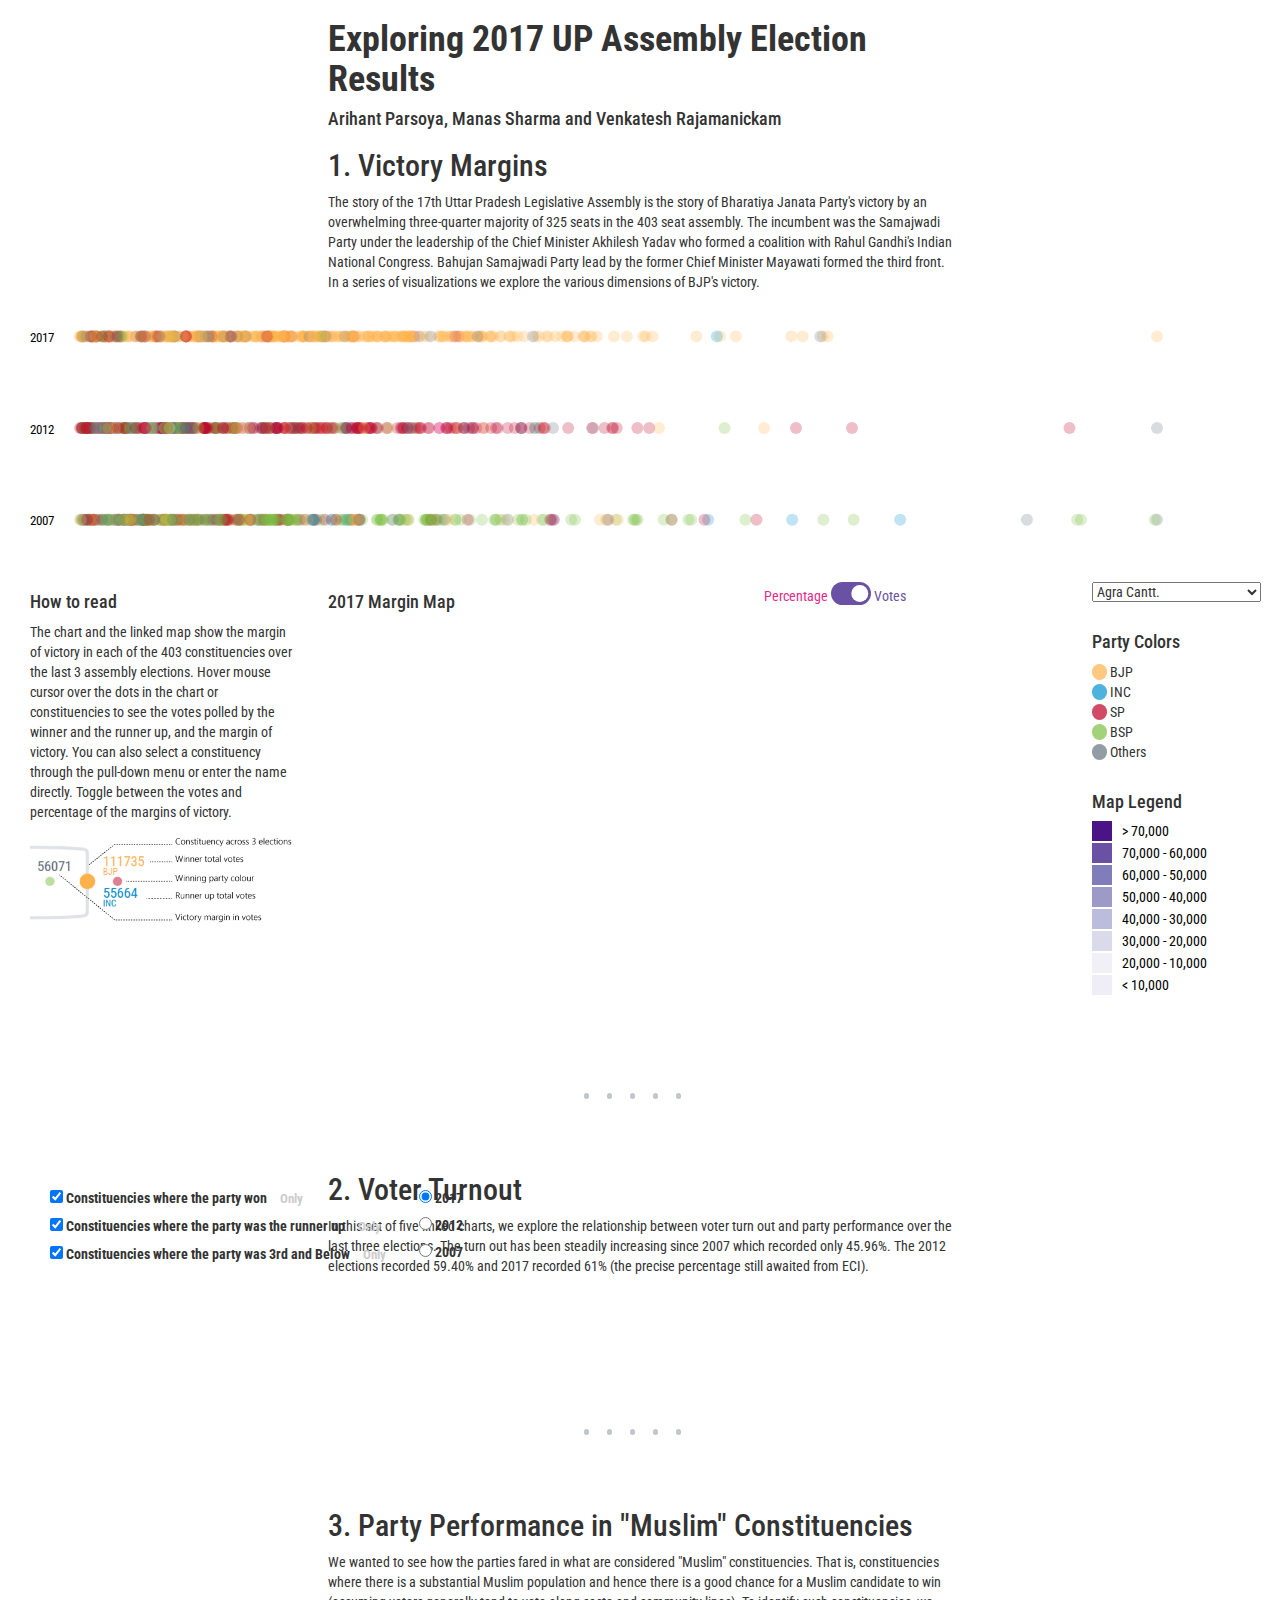
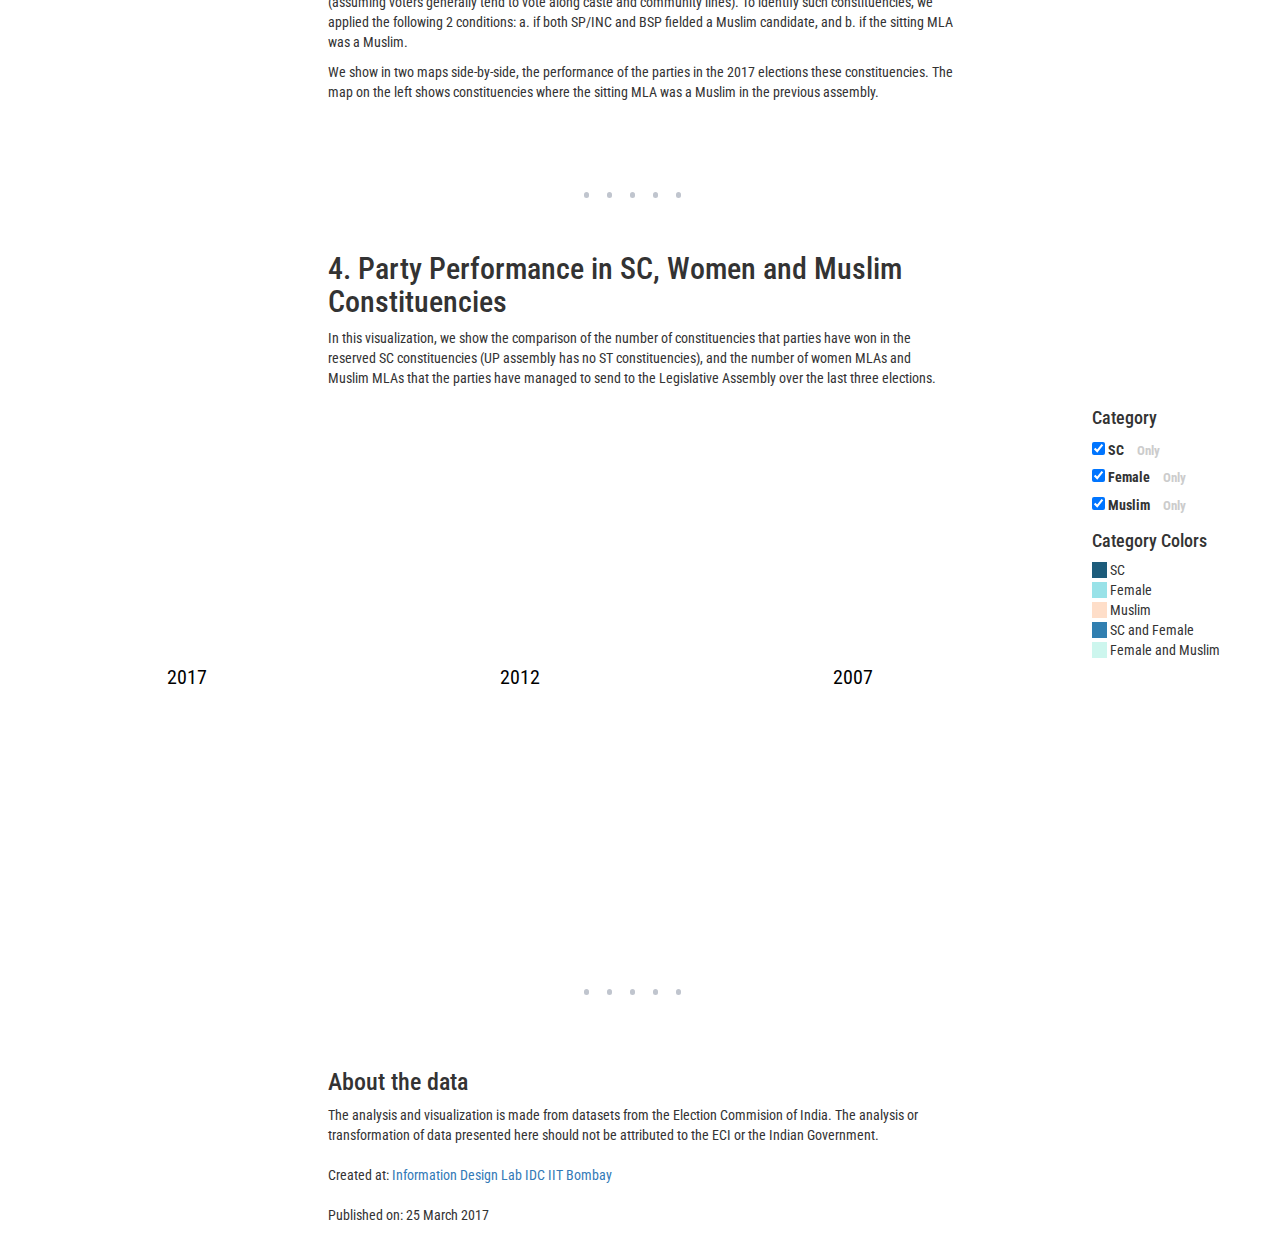
<file: index.html>
<!DOCTYPE html>
<html lang="en">
  <head>
    <!-- India State Map  -->
    <title>Exploring 2017 UP Assembly Election Results</title>

    <!--  Scripts  -->
    <script type="text/javascript" src="scripts/d3.v4.js"></script>
    <script src="scripts/queue.js"></script>
    <script type="text/javascript" src="scripts/jquery-3.1.1.min.js"></script>
    <script src="scripts/select2.min.js"></script>
    <script src="https://d3js.org/topojson.v2.min.js"></script>
    <script src="scripts/bootstrap/bootstrap.min.js"></script>
    <link href="scripts/bootstrap/bootstrap.min.css" rel="stylesheet" />
    <link href="css/select2.min.css" rel="stylesheet" />
    <link href="https://fonts.googleapis.com/css?family=Roboto+Condensed" rel="stylesheet">    
    <link href="css/main.css" rel="stylesheet">

  </head>

<body onload="newmaps('17')">
  <div class="section margin_text">
    <div class='row'>
      <div class="col-md-3"></div>
      <div class="col-md-6">
        <h1><b>Exploring 2017 UP Assembly Election Results</b></h1>
        <h4>Arihant Parsoya, Manas Sharma and Venkatesh Rajamanickam</h4>
        <h2>1. Victory Margins</h2>
        <p>
          The story of the 17th Uttar Pradesh Legislative Assembly is the story of Bharatiya Janata Party's victory by an overwhelming three-quarter majority of 325 seats in the 403 seat assembly. The incumbent was the Samajwadi Party under the leadership of the Chief Minister Akhilesh Yadav who formed a coalition with Rahul Gandhi's Indian National Congress. Bahujan Samajwadi Party lead by the former Chief Minister Mayawati formed the third front.
          In a series of visualizations we explore the various dimensions of BJP's victory.
        </p>
      </div>
      <div class="col-md-3"></div>
    </div>
  </div>
  <div id="margin-chart"></div>

  <div class="section" style="overflow: hidden;">
    <div class="row">
      <div class="col-md-3">
        <h4 style="margin-left:10%;">How to read</h4>
      </div>
      <div class="col-md-4">
        <h4>2017 Margin Map</h4>
      </div>
      <div class="col-md-3">
        <span style="color: #e7298a;">
          Percentage
        </span>
        <label class="switch">
          <input type="checkbox" class="margin-percent" checked>
          <div class="slider round"></div>
        </label>
        <span style="color: #6a51a3;">
            Votes
        </span>
      </div>
      <div class="col-md-2">
        <select class="js-example-basic-single" style="width:90%;">
          <option value='87'> Agra Cantt.</option><option value='89'> Agra North</option><option value='90'> Agra Rural</option><option value='88'> Agra South</option><option value='385'> Ajagara</option><option value='281'> Akbarpur</option><option value='206'> Akbarpur - Raniya</option><option value='279'> Alapur</option><option value='103'> Aliganj</option><option value='76'> Aligarh</option><option value='262'> Allahabad North</option><option value='263'> Allahabad South</option><option value='261'> Allahabad West</option><option value='101'> Amanpur</option><option value='186'> Amethi</option><option value='193'> Amritpur</option><option value='41'> Amroha</option><option value='67'> Anupshahr</option><option value='126'> Aonla</option><option value='214'> Arya Nagar</option><option value='32'> Asmoli</option><option value='73'> Atrauli</option><option value='343'> Atrauliya</option><option value='394'> Aurai</option><option value='204'> Auraiya</option><option value='241'> Ayah Shah</option><option value='275'> Ayodhya</option><option value='347'> Azamgarh</option><option value='282'> BALHA (S.C.)</option><option value='245'> Babaganj</option><option value='233'> Baberu</option><option value='222'> Babina</option><option value='177'> Bachhrawan</option><option value='115'> Badaun</option><option value='364'> Badlapur</option><option value='52'> Baghpat</option><option value='94'> Bah</option><option value='118'> Baheri</option><option value='286'> Bahraich</option><option value='363'> Bairia</option><option value='169'> Bakshi Kaa Talab</option><option value='160'> Balamau</option><option value='85'> Baldev</option><option value='361'> Ballia Nagar</option><option value='294'> Balrampur</option><option value='235'> Banda</option><option value='162'> Bangermau</option><option value='362'> Bansdih</option><option value='327'> Bansgaon</option><option value='304'> Bansi</option><option value='264'> Bara</option><option value='268'> Barabanki</option><option value='72'> Barauli</option><option value='51'> Baraut</option><option value='124'> Bareilly</option><option value='125'> Bareilly Cantt.</option><option value='342'> Barhaj</option><option value='19'> Barhapur</option><option value='128'> Barkhera</option><option value='310'> Basti Sadar</option><option value='1'> Behat</option><option value='357'> Belthara Road</option><option value='392'> Bhadohi</option><option value='166'> Bhagwantnagar</option><option value='201'> Bharthana</option><option value='340'> Bhatpar Rani</option><option value='289'> Bhinga</option><option value='208'> Bhognipur</option><option value='120'> Bhojipura</option><option value='195'> Bhojpur</option><option value='108'> Bhongaon</option><option value='202'> Bidhuna</option><option value='22'> Bijnor</option><option value='274'> Bikapur</option><option value='30'> Bilari</option><option value='36'> Bilaspur</option><option value='159'> Bilgram-Mallanwan</option><option value='209'> Bilhaur</option><option value='114'> Bilsi</option><option value='239'> Bindki</option><option value='130'> Bisalpur</option><option value='112'> Bisauli</option><option value='149'> Biswan</option><option value='123'> Bithari Chainpur</option><option value='210'> Bithoor</option><option value='11'> Budhana</option><option value='65'> Bulandshahr</option><option value='320'> Caimpiyarganj</option><option value='253'> Chail</option><option value='383'> Chakia</option><option value='35'> Chamraua</option><option value='31'> Chandausi</option><option value='23'> Chandpur</option><option value='231'> Charkhari</option><option value='12'> Charthawal</option><option value='326'> Chauri-Chaura</option><option value='395'> Chhanbey</option><option value='50'> Chhaprauli</option><option value='74'> Chharra</option><option value='81'> Chhata</option><option value='196'> Chhibramau</option><option value='328'> Chillupar</option><option value='236'> Chitrakoot</option><option value='398'> Chunar</option><option value='298'> Colonelganj</option><option value='141'> DHAURAHRA</option><option value='136'> Dadraul</option><option value='62'> Dadri</option><option value='270'> Dariyabad</option><option value='117'> Dataganj</option><option value='68'> Debai</option><option value='5'> Deoband</option><option value='337'> Deoria</option><option value='20'> Dhampur</option><option value='39'> Dhanaura</option><option value='314'> Dhanghata</option><option value='58'> Dholana</option><option value='203'> Dibiyapur</option><option value='350'> Didarganj</option><option value='306'> Doomariyaganj</option><option value='403'> Duddhi</option><option value='104'> Etah</option><option value='200'> Etawah</option><option value='86'> Etmadpur</option><option value='122'> Faridpur</option><option value='194'> Farrukhabad</option><option value='93'> Fatehabad</option><option value='240'> Fatehpur</option><option value='91'> Fatehpur Sikri</option><option value='332'> Fazilnagar</option><option value='97'> Firozabad</option><option value='139'> GOLA GOKRANNATH</option><option value='292'> Gainsari</option><option value='7'> Gangoh</option><option value='225'> Garautha</option><option value='60'> Garhmukteshwar</option><option value='301'> Gaura</option><option value='185'> Gauriganj</option><option value='218'> Ghatampur</option><option value='56'> Ghaziabad</option><option value='375'> Ghazipur</option><option value='400'> Ghorawal</option><option value='354'> Ghosi</option><option value='296'> Gonda</option><option value='344'> Gopalpur</option><option value='157'> Gopamau</option><option value='323'> Gorakhpur Rural</option><option value='322'> Gorakhpur Urban</option><option value='276'> Goshainganj</option><option value='83'> Goverdhan</option><option value='212'> Govindnagar</option><option value='111'> Gunnaur</option><option value='393'> Gyanpur</option><option value='272'> Haidergarh</option><option value='228'> Hamirpur</option><option value='258'> Handia</option><option value='59'> Hapur</option><option value='179'> Harchandpur</option><option value='156'> Hardoi</option><option value='147'> Hargaon</option><option value='307'> Harraiya</option><option value='42'> Hasanpur</option><option value='45'> Hastinapur</option><option value='334'> Hata</option><option value='78'> Hathras</option><option value='242'> Husainganj</option><option value='77'> Iglas</option><option value='187'> Isauli</option><option value='305'> Itwa</option><option value='184'> Jagdishpur</option><option value='238'> Jahanabad</option><option value='373'> Jakhanian</option><option value='132'> Jalalabad</option><option value='280'> Jalalpur</option><option value='106'> Jalesar</option><option value='376'> Jangipur</option><option value='96'> Jasrana</option><option value='199'> Jaswantnagar</option><option value='366'> Jaunpur</option><option value='63'> Jewar</option><option value='223'> Jhansi Nagar</option><option value='143'> KASTA</option><option value='313'> KHALILABAD</option><option value='215'> KIDWAI NAGAR</option><option value='191'> Kadipur</option><option value='192'> Kaimganj</option><option value='8'> Kairana</option><option value='288'> Kaiserganj</option><option value='220'> Kalpi</option><option value='211'> Kalyanpur</option><option value='198'> Kannauj</option><option value='216'> Kanpur Cantt.</option><option value='25'> Kanth</option><option value='303'> Kapilvastu</option><option value='308'> Kaptanganj</option><option value='260'> Karachhana</option><option value='110'> Karhal</option><option value='100'> Kasganj</option><option value='277'> Katehari</option><option value='131'> Katra</option><option value='297'> Katra Bazar</option><option value='372'> Kerakat (S.C.)</option><option value='329'> Khadda</option><option value='243'> Khaga</option><option value='71'> Khair</option><option value='325'> Khajani</option><option value='15'> Khatauli</option><option value='92'> Kheragarh</option><option value='70'> Khurja</option><option value='109'> Kishani (SC)</option><option value='46'> Kithore</option><option value='75'> Koil</option><option value='265'> Koraon</option><option value='246'> Kunda</option><option value='29'> Kundarki</option><option value='266'> Kursi</option><option value='333'> Kushinagar</option><option value='142'> LAKHIMPUR</option><option value='148'> Laharpur</option><option value='351'> Lalganj</option><option value='226'> Lalitpur</option><option value='190'> Lambhua</option><option value='53'> Loni</option><option value='175'>LUCKNOW CANTT.</option><option value='174'> Lucknow Central</option><option value='173'> Lucknow East</option><option value='172'> Lucknow North</option><option value='171'> Lucknow West</option><option value='312'> MENHDAWAL</option><option value='144'> MOHAMMDI</option><option value='369'> Machhlishahr (S.C.)</option><option value='219'> Madhaugarh</option><option value='353'> Madhuban</option><option value='311'> Mahadewa (S.C)</option><option value='318'> Maharajganj</option><option value='217'> Maharajpur</option><option value='285'> Mahasi</option><option value='151'> Mahmoodabad</option><option value='230'> Mahoba</option><option value='145'> Maholi</option><option value='107'> Mainpuri</option><option value='397'> Majhawan</option><option value='367'> Malhani</option><option value='168'> Malihabad</option><option value='237'> Manikpur</option><option value='252'> Manjhanpur</option><option value='300'> Mankapur</option><option value='82'> Mant</option><option value='105'> Marhara</option><option value='399'> Marihan</option><option value='370'> Mariyahu</option><option value='284'> Matera</option><option value='84'> Mathura</option><option value='356'> Mau</option><option value='224'> Mauranipur</option><option value='16'> Meerapur</option><option value='119'> Meerganj</option><option value='48'> Meerut</option><option value='47'> Meerut Cantt.</option><option value='49'> Meerut South</option><option value='352'> Mehnagar</option><option value='295'> Mehnaun</option><option value='227'> Mehroni</option><option value='259'> Meja</option><option value='38'> Milak</option><option value='273'> Milkipur</option><option value='396'> Mirzapur</option><option value='153'> Misrikh</option><option value='57'> Modi Nagar</option><option value='378'> Mohammadabad</option><option value='164'> Mohan</option><option value='176'> Mohanlalganj</option><option value='28'> Moradabad Nagar</option><option value='27'> Moradabad Rural</option><option value='346'> Mubarakpur</option><option value='380'> Mughalsarai</option><option value='355'> Muhammadabad- Gohna (SC)</option><option value='368'> Mungra Badshahpur</option><option value='54'> Muradnagar</option><option value='14'> Muzaffar Nagar</option><option value='138'> NIGHASAN</option><option value='18'> Nagina</option><option value='17'> Najibabad</option><option value='2'> Nakur</option><option value='283'> Nanpara</option><option value='234'> Naraini</option><option value='40'> Naugawan Sadat</option><option value='316'> Nautanwa</option><option value='121'> Nawabganj</option><option value='21'> Nehtaur</option><option value='348'> Nizamabad</option><option value='61'> Noida</option><option value='24'> Noorpur</option><option value='402'> Obra</option><option value='221'> Orai</option><option value='137'> PALIA</option><option value='330'> Padrauna</option><option value='319'> Paniyara</option><option value='338'> Pathardeva</option><option value='102'> Patiyali</option><option value='249'> Patti</option><option value='287'> Payagpur</option><option value='254'> Phaphamau</option><option value='315'> Pharenda</option><option value='360'> Phephana</option><option value='349'> Phoolpur Pawai</option><option value='256'> Phulpur</option><option value='127'> Pilibhit</option><option value='384'> Pindra</option><option value='321'> Pipraich</option><option value='134'> Powayan</option><option value='248'> Pratapgarh</option><option value='257'> Pratappur</option><option value='129'> Puranpur</option><option value='13'> Purqazi</option><option value='167'> Purwa</option><option value='180'> Rae Bareli</option><option value='267'> Ram Nagar</option><option value='335'> Ramkola</option><option value='37'> Rampur</option><option value='339'> Rampur Karkhana</option><option value='244'> Rampur Khas</option><option value='6'> Rampur Maniharan</option><option value='250'> Raniganj</option><option value='358'> Rasara</option><option value='205'> Rasulabad</option><option value='229'> Rath</option><option value='401'> Robertsganj</option><option value='387'> Rohaniya</option><option value='271'> Rudauli</option><option value='309'> Rudhauli</option><option value='336'> Rudrapur</option><option value='140'> SRI NAGAR</option><option value='79'> Sadabad</option><option value='189'> Sadar</option><option value='163'> Safipur</option><option value='345'> Sagri</option><option value='324'> Sahajanwa</option><option value='4'> Saharanpur</option><option value='3'> Saharanpur Nagar</option><option value='113'> Sahaswan</option><option value='55'> Sahibabad</option><option value='374'> Saidpur</option><option value='382'> Saiyadraja</option><option value='381'> Sakaldiha</option><option value='341'> Salempur</option><option value='181'> Salon</option><option value='33'> Sambhal</option><option value='158'> Sandi</option><option value='161'> Sandila</option><option value='44'> Sardhana</option><option value='182'> Sareni</option><option value='170'> Sarojini Nagar</option><option value='154'> Sawaijpur</option><option value='391'> Sevapuri</option><option value='150'> Sevata</option><option value='155'> Shahabad</option><option value='365'> Shahganj</option><option value='135'> Shahjahanpur</option><option value='10'> Shamli</option><option value='116'> Shekhupur</option><option value='69'> Shikarpur</option><option value='98'> Shikohabad</option><option value='386'> Shivpur</option><option value='302'> Shohratgarh</option><option value='290'> Shrawasti</option><option value='152'> Sidhauli</option><option value='359'> Sikanderpur</option><option value='207'> Sikandra</option><option value='80'> Sikandra Rao</option><option value='64'> Sikandrabad</option><option value='251'> Sirathu</option><option value='99'> Sirsaganj</option><option value='213'> Sishamau</option><option value='317'> Siswa</option><option value='146'> Sitapur</option><option value='43'> Siwalkhas</option><option value='255'> Soraon</option><option value='34'> Suar</option><option value='188'> Sultanpur</option><option value='66'> Syana</option><option value='331'> Tamkuhi Raj</option><option value='278'> Tanda</option><option value='299'> Tarabganj</option><option value='26'> Thakurdwara</option><option value='9'> Thana Bhawan</option><option value='133'> Tilhar</option><option value='178'> Tiloi</option><option value='232'> Tindwari</option><option value='197'> Tirwa</option><option value='291'> Tulsipur</option><option value='95'> Tundla</option><option value='183'> Unchahar</option><option value='165'> Unnao</option><option value='293'> Utraula</option><option value='390'> Varanasi Cantt.</option><option value='388'> Varanasi North</option><option value='389'> Varanasi South</option><option value='247'> Vishwanathganj</option><option value='371'> Zafrabad</option><option value='377'> Zahoorabad</option><option value='269'> Zaidpur</option><option value='379'> Zamania</option>
        </select>
      </div>
    </div>
    <div class="row">
      <div class="col-md-3">
        <div class="section" style="margin-left:10%;">
          <p>
            The chart and the linked map show the margin of victory in each of the 403 constituencies over the last 3 assembly elections. Hover mouse cursor over the dots in the chart or constituencies to see the votes polled by the winner and the runner up, and the margin of victory. You can also select a constituency through the pull-down menu or enter the name directly. Toggle between the votes and percentage of the margins of victory.
          </p>
          <img src="images/margin_explained.png" style="width:100%;"/>
        </div>
      </div>
      <div class="col-md-1"></div>
      <div class="col-md-4">
        <div id="margin-map"></div>
      </div>
      <div class="col-md-2"></div>
      <div class="col-md-2" style="display: inline;">
        <h4>Party Colors</h4>
        <span class="circle" style="background: #feb24c;">&nbsp  &nbsp &nbsp</span> BJP<br />
        <span class="circle" style="background: #0392cf;">&nbsp  &nbsp &nbsp</span> INC<br />
        <span class="circle" style="background: #bd0026;">&nbsp  &nbsp &nbsp</span> SP<br />
        <span class="circle" style="background: #7bc043;">&nbsp  &nbsp &nbsp</span> BSP<br />
        <span class="circle" style="background: #65737e;">&nbsp  &nbsp &nbsp</span> Others
        <br />
        <br />
        <h4>Map Legend</h4>
        <div id="margin-legend">        </div>
      </div>
    </div>
  </div>
  <div class="section" style="text-align:center; margin-top: 50px; margin-bottom:50px;">
    <span class="circle-seperate" style="background: #c0c5ce;">&nbsp  &nbsp &nbsp</span>&nbsp  &nbsp &nbsp
    <span class="circle-seperate" style="background: #c0c5ce;">&nbsp  &nbsp &nbsp</span>&nbsp  &nbsp &nbsp
    <span class="circle-seperate" style="background: #c0c5ce;">&nbsp  &nbsp &nbsp</span>&nbsp  &nbsp &nbsp
    <span class="circle-seperate" style="background: #c0c5ce;">&nbsp  &nbsp &nbsp</span>&nbsp  &nbsp &nbsp
    <span class="circle-seperate" style="background: #c0c5ce;">&nbsp  &nbsp &nbsp</span>&nbsp  &nbsp &nbsp
  </div>
  <div class="section turnout_text">
    <div class='row'>
      <div class="col-md-3"></div>
      <div class="col-md-6">
        <h2>2. Voter Turnout</h2>
        <p>
          In this set of five linked charts, we explore the relationship between voter turn out and party performance over the last three elections. The turn out has been steadily increasing since 2007 which recorded only 45.96%. The 2012 elections recorded 59.40% and 2017 recorded 61% (the precise percentage still awaited from ECI).
        </p>
      </div>
      <div class="col-md-3"></div>
    </div>
  </div>

  <div class="toviz">
  </div>
  <div class="options_container noselect" >
    <div class="position_toggle_container noselect">
      <div>
        <label class="noselect">
          <input autocomplete="off" type="checkbox" id="winner_checkbox" class="checkbox" onclick="toggle(this)" value="won" checked="checked">
          <span class="checkbox_label">
            Constituencies where the party won
            <a onClick="checkOnly(this,event)" class="toggle_checkbox" href="#">Only</a>
          </span>
        </label>
      </div>
      <div>
        <label class="noselect">
          <input autocomplete="off" type="checkbox" id="runnerup_checkbox" class="checkbox" onclick="toggle(this)" value="runnerup" checked="checked">
          <span class="checkbox_label">
            Constituencies where the party was the runner up
            <a onClick="checkOnly(this,event)" class="toggle_checkbox" href="#">Only</a>
          </span>
        </label>
      </div>
      <div>
        <label class="noselect">
          <input autocomplete="off" type="checkbox" id="below_checkbox" class="checkbox" onclick="toggle(this)" value="third" checked="checked">
          <span class="checkbox_label">
            Constituencies where the party was 3rd and Below
            <a onClick="checkOnly(this,event)" class="toggle_checkbox" href="#">Only</a>
          </span>
        </label>
      </div>
    </div>

    <div id="year_dropdown" data-old-value="17" data-first-run="true" autocomplete="off">
      <form>

        <div>
          <label class="noselect">
            <input autocomplete="off" name="year" type="radio" class="radio" onclick="makeviz(this)" value="17" checked="checked">
            2017
          </label>

        </div>
        <div>
          <label class="noselect">
            <input autocomplete="off" name="year" type="radio" class="radio" onclick="makeviz(this)" value="12">
            2012
          </label>
        </div>
        <div>
          <label class="noselect">
            <input autocomplete="off" name="year" type="radio" class="radio" onclick="makeviz(this)" value="07">
            2007
          </label>
        </div>
      </form>
    </div>
    </div>

    <div class="section" style="text-align:center; margin-top: 50px; margin-bottom:50px;">
      <span class="circle-seperate" style="background: #c0c5ce;">&nbsp  &nbsp &nbsp</span>&nbsp  &nbsp &nbsp
      <span class="circle-seperate" style="background: #c0c5ce;">&nbsp  &nbsp &nbsp</span>&nbsp  &nbsp &nbsp
      <span class="circle-seperate" style="background: #c0c5ce;">&nbsp  &nbsp &nbsp</span>&nbsp  &nbsp &nbsp
      <span class="circle-seperate" style="background: #c0c5ce;">&nbsp  &nbsp &nbsp</span>&nbsp  &nbsp &nbsp
      <span class="circle-seperate" style="background: #c0c5ce;">&nbsp  &nbsp &nbsp</span>&nbsp  &nbsp &nbsp
    </div>

  <div class="section mviz_text">
    <div class='row'>
      <div class="col-md-3"></div>
      <div class="col-md-6">
        <h2>3. Party Performance in "Muslim" Constituencies</h2>
        <p>
          We wanted to see how the parties fared in what are considered "Muslim" constituencies. That is, constituencies where there is a substantial Muslim population and hence there is a good chance for a Muslim candidate to win (assuming voters generally tend to vote along caste and community lines). To identify such constituencies, we applied the following 2 conditions: a. if both SP/INC and BSP fielded a Muslim candidate, and b. if the sitting MLA was a Muslim.</p>
          <p>We show in two maps side-by-side, the performance of the parties in the 2017 elections these constituencies. The map on the left shows constituencies where the sitting MLA was a Muslim in the previous assembly.


        </p>
      </div>
      <div class="col-md-3"></div>
    </div>
  </div>

  <div class="mviz_container">
  </div>

  <div class="section">
    <div class='row'>
      <div class="col-md-3"></div>
      <div class="col-md-6">
        <div class="section" style="text-align:center; margin-top: 50px; margin-bottom:50px;">
          <span class="circle-seperate" style="background: #c0c5ce;">&nbsp  &nbsp &nbsp</span>&nbsp  &nbsp &nbsp
          <span class="circle-seperate" style="background: #c0c5ce;">&nbsp  &nbsp &nbsp</span>&nbsp  &nbsp &nbsp
          <span class="circle-seperate" style="background: #c0c5ce;">&nbsp  &nbsp &nbsp</span>&nbsp  &nbsp &nbsp
          <span class="circle-seperate" style="background: #c0c5ce;">&nbsp  &nbsp &nbsp</span>&nbsp  &nbsp &nbsp
          <span class="circle-seperate" style="background: #c0c5ce;">&nbsp  &nbsp &nbsp</span>&nbsp  &nbsp &nbsp
        </div>
        <h2>4. Party Performance in SC, Women and Muslim Constituencies</h2>
        <p>
          In this visualization, we show the comparison of the number of constituencies that parties have won in the reserved SC constituencies (UP assembly has no ST constituencies), and the number of women MLAs and Muslim MLAs that the parties have managed to send to the Legislative Assembly over the last three elections.

          </p>
      </div>
      <div class="col-md-3"></div>
    </div>
    <div class="section">
      <div class="row">
        <div class="col-md-10">
          <div id="category-chart"></div>
        </div>
        <div class="col-md-2">
          <h4>Category</h4>
          <div class='row'>
            <div class="col-md-12">
            <div>
              <label class="noselect"> 
               <input autocomplete="off" onClick="preparestack(this,['SC','S&F'],event,false)" class="category-checkbox" type="checkbox" id="SC" value="SC" checked="checked">
               <span>
               SC
               <a onclick="preparestack(this,['SC','S&F'], event,true)" val="SC" class="toggle_checkbox" href="#" >Only</a>
               </span>
               </label>
               </div>
               <div>
              <label class="noselect"> 
               <input autocomplete="off" onClick="preparestack(this,['F','F&M','S&F'],event,false)" class="category-checkbox" type="checkbox" id="F" value="F" checked="checked">
               <span>Female
               <a onClick="preparestack(this,['F','F&M','S&F'], event,true)" val="F" class="toggle_checkbox" href="#">Only</a>
               </span>
               </label>
               </div>

               <div>
              <label class="noselect">
                <input autocomplete="off" onClick="preparestack(this,['M','F&M'],event,false)" class="category-checkbox" type="checkbox" id="M" value="M" checked="checked">
                <span>
                Muslim 
                 <a onClick="preparestack(this,['M','F&M'], event,true)" val="M" class="toggle_checkbox" href="#">Only</a>
                </span>
                </label>
                </div>
            </div>
            
          </div>
          <h4>Category Colors</h4>
          <span class="rectangle" style="background: #1D5C7B;">&nbsp  &nbsp &nbsp</span> SC<br />
          <span class="rectangle" style="background: #99E2E8;">&nbsp  &nbsp &nbsp</span> Female<br />
          <span class="rectangle" style="background: #FEDEC9;">&nbsp  &nbsp &nbsp</span> Muslim<br />
          <span class="rectangle" style="background: #317FB0;">&nbsp  &nbsp &nbsp</span> SC and Female<br />
          <span class="rectangle" style="background: #CDF6EE;">&nbsp  &nbsp &nbsp</span> Female and Muslim<br />
        </div>
      </div>
    </div>
  </div>
<br>
  <br>
  <div class="section" style="text-align:center; margin-top: 50px; margin-bottom:50px;">
    <span class="circle-seperate" style="background: #c0c5ce;">&nbsp  &nbsp &nbsp</span>&nbsp  &nbsp &nbsp
    <span class="circle-seperate" style="background: #c0c5ce;">&nbsp  &nbsp &nbsp</span>&nbsp  &nbsp &nbsp
    <span class="circle-seperate" style="background: #c0c5ce;">&nbsp  &nbsp &nbsp</span>&nbsp  &nbsp &nbsp
    <span class="circle-seperate" style="background: #c0c5ce;">&nbsp  &nbsp &nbsp</span>&nbsp  &nbsp &nbsp
    <span class="circle-seperate" style="background: #c0c5ce;">&nbsp  &nbsp &nbsp</span>&nbsp  &nbsp &nbsp
  </div>
  <div class="section">
    <div class='row'>
      <div class="col-md-3"></div>
      <div class="col-md-6">
        <h3>About the data</h3>
        <p>
          The analysis and visualization is made from datasets from the Election Commision of India. The analysis or transformation of data presented here should not be attributed to the ECI or the Indian Government.
          <br>
          <br>Created at: <a href="http://info-design-lab.github.io" target="_blank">Information Design Lab IDC IIT Bombay</a>
          <br>
          <br>Published on: 25 March 2017
        </p>
        <div id="disqus_thread"></div>
      </div>
      <div class="col-md-3"></div>
    </div>
  </div>
  <script>

  /**
  *  RECOMMENDED CONFIGURATION VARIABLES: EDIT AND UNCOMMENT THE SECTION BELOW TO INSERT DYNAMIC VALUES FROM YOUR PLATFORM OR CMS.
  *  LEARN WHY DEFINING THESE VARIABLES IS IMPORTANT: https://disqus.com/admin/universalcode/#configuration-variables*/

  var disqus_config = function () {
  this.page.url = 'https://info-design-lab.github.io/UP2017/';  // Replace PAGE_URL with your page's canonical URL variable
  this.page.identifier = PAGE_IDENTIFIER; // Replace PAGE_IDENTIFIER with your page's unique identifier variable
  };

  (function() { // DON'T EDIT BELOW THIS LINE
  var d = document, s = d.createElement('script');
  s.src = 'https://uttar-pradesh-2017-election.disqus.com/embed.js';
  s.setAttribute('data-timestamp', +new Date());
  (d.head || d.body).appendChild(s);
  })();
  </script>

  <script src="js/margin.js">  </script>
  <script src="js/turnout.js">  </script>
  <script src="js/category.js">  </script>
  <script src="js/muslim.js">  </script>
  <noscript>Please enable JavaScript to view the <a href="https://disqus.com/?ref_noscript">comments powered by Disqus.</a></noscript>

  ​<script>
  (function(i,s,o,g,r,a,m){i['GoogleAnalyticsObject']=r;i[r]=i[r]||function(){
  (i[r].q=i[r].q||[]).push(arguments)},i[r].l=1*new Date();a=s.createElement(o),
  m=s.getElementsByTagName(o)[0];a.async=1;a.src=g;m.parentNode.insertBefore(a,m)
  })(window,document,'script','https://www.google-analytics.com/analytics.js','ga');
  ga('create', 'UA-96184628-1', 'auto');
  ga('send', 'pageview');
  </script>​

</body>
</html>
</file>
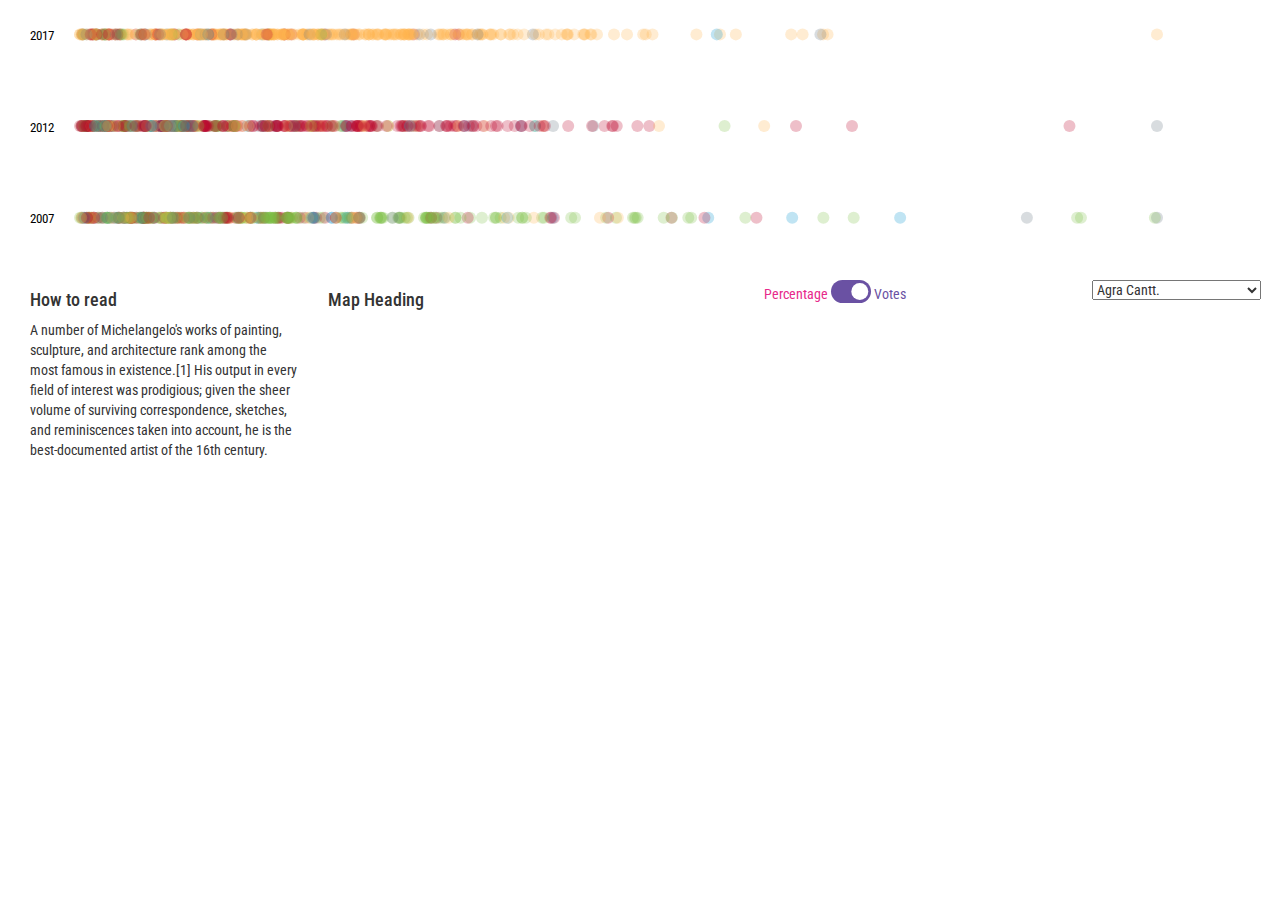
<file: margin.html>
<!DOCTYPE html>
<html lang="en">
  <head>
    <!-- India State Map  -->
    <title>Margin Visualization</title>

    <!--  Scripts  -->
    <script type="text/javascript" src="scripts/d3.v4.js"></script>
    <script src="scripts/queue.js"></script>
    <script type="text/javascript" src="scripts/jquery-3.1.1.min.js"></script>
    <script src="scripts/select2.min.js"></script>
    <script src="https://d3js.org/topojson.v2.min.js"></script>
    <script src="scripts/bootstrap/bootstrap.min.js"></script>
    <link href="scripts/bootstrap/bootstrap.min.css" rel="stylesheet" />
    <link href="css/select2.min.css" rel="stylesheet" />
    <link href="https://fonts.googleapis.com/css?family=Roboto+Condensed" rel="stylesheet">
    <link href="css/main.css" rel="stylesheet">

  </head>

<body>

  <div id="margin-chart"></div>

  <div class="section" style="overflow: hidden;">
    <div class="row">
      <div class="col-md-3">
        <h4 style="margin-left:10%;">How to read</h4>
      </div>
      <div class="col-md-4">
        <h4>Map Heading</h4>
      </div>
      <div class="col-md-3">
        <span style="color: #e7298a;">
          Percentage
        </span>
        <label class="switch">
          <input type="checkbox" class="margin-percent" checked>
          <div class="slider round"></div>
        </label>
        <span style="color: #6a51a3;">
            Votes
        </span>
      </div>
      <div class="col-md-2">
        <select class="js-example-basic-single" style="width:90%;">
          <option value='87'> Agra Cantt.</option><option value='89'> Agra North</option><option value='90'> Agra Rural</option><option value='88'> Agra South</option><option value='385'> Ajagara</option><option value='281'> Akbarpur</option><option value='206'> Akbarpur - Raniya</option><option value='279'> Alapur</option><option value='103'> Aliganj</option><option value='76'> Aligarh</option><option value='262'> Allahabad North</option><option value='263'> Allahabad South</option><option value='261'> Allahabad West</option><option value='101'> Amanpur</option><option value='186'> Amethi</option><option value='193'> Amritpur</option><option value='41'> Amroha</option><option value='67'> Anupshahr</option><option value='126'> Aonla</option><option value='214'> Arya Nagar</option><option value='32'> Asmoli</option><option value='73'> Atrauli</option><option value='343'> Atrauliya</option><option value='394'> Aurai</option><option value='204'> Auraiya</option><option value='241'> Ayah Shah</option><option value='275'> Ayodhya</option><option value='347'> Azamgarh</option><option value='282'> BALHA (S.C.)</option><option value='245'> Babaganj</option><option value='233'> Baberu</option><option value='222'> Babina</option><option value='177'> Bachhrawan</option><option value='115'> Badaun</option><option value='364'> Badlapur</option><option value='52'> Baghpat</option><option value='94'> Bah</option><option value='118'> Baheri</option><option value='286'> Bahraich</option><option value='363'> Bairia</option><option value='169'> Bakshi Kaa Talab</option><option value='160'> Balamau</option><option value='85'> Baldev</option><option value='361'> Ballia Nagar</option><option value='294'> Balrampur</option><option value='235'> Banda</option><option value='162'> Bangermau</option><option value='362'> Bansdih</option><option value='327'> Bansgaon</option><option value='304'> Bansi</option><option value='264'> Bara</option><option value='268'> Barabanki</option><option value='72'> Barauli</option><option value='51'> Baraut</option><option value='124'> Bareilly</option><option value='125'> Bareilly Cantt.</option><option value='342'> Barhaj</option><option value='19'> Barhapur</option><option value='128'> Barkhera</option><option value='310'> Basti Sadar</option><option value='1'> Behat</option><option value='357'> Belthara Road</option><option value='392'> Bhadohi</option><option value='166'> Bhagwantnagar</option><option value='201'> Bharthana</option><option value='340'> Bhatpar Rani</option><option value='289'> Bhinga</option><option value='208'> Bhognipur</option><option value='120'> Bhojipura</option><option value='195'> Bhojpur</option><option value='108'> Bhongaon</option><option value='202'> Bidhuna</option><option value='22'> Bijnor</option><option value='274'> Bikapur</option><option value='30'> Bilari</option><option value='36'> Bilaspur</option><option value='159'> Bilgram-Mallanwan</option><option value='209'> Bilhaur</option><option value='114'> Bilsi</option><option value='239'> Bindki</option><option value='130'> Bisalpur</option><option value='112'> Bisauli</option><option value='149'> Biswan</option><option value='123'> Bithari Chainpur</option><option value='210'> Bithoor</option><option value='11'> Budhana</option><option value='65'> Bulandshahr</option><option value='320'> Caimpiyarganj</option><option value='253'> Chail</option><option value='383'> Chakia</option><option value='35'> Chamraua</option><option value='31'> Chandausi</option><option value='23'> Chandpur</option><option value='231'> Charkhari</option><option value='12'> Charthawal</option><option value='326'> Chauri-Chaura</option><option value='395'> Chhanbey</option><option value='50'> Chhaprauli</option><option value='74'> Chharra</option><option value='81'> Chhata</option><option value='196'> Chhibramau</option><option value='328'> Chillupar</option><option value='236'> Chitrakoot</option><option value='398'> Chunar</option><option value='298'> Colonelganj</option><option value='141'> DHAURAHRA</option><option value='136'> Dadraul</option><option value='62'> Dadri</option><option value='270'> Dariyabad</option><option value='117'> Dataganj</option><option value='68'> Debai</option><option value='5'> Deoband</option><option value='337'> Deoria</option><option value='20'> Dhampur</option><option value='39'> Dhanaura</option><option value='314'> Dhanghata</option><option value='58'> Dholana</option><option value='203'> Dibiyapur</option><option value='350'> Didarganj</option><option value='306'> Doomariyaganj</option><option value='403'> Duddhi</option><option value='104'> Etah</option><option value='200'> Etawah</option><option value='86'> Etmadpur</option><option value='122'> Faridpur</option><option value='194'> Farrukhabad</option><option value='93'> Fatehabad</option><option value='240'> Fatehpur</option><option value='91'> Fatehpur Sikri</option><option value='332'> Fazilnagar</option><option value='97'> Firozabad</option><option value='139'> GOLA GOKRANNATH</option><option value='292'> Gainsari</option><option value='7'> Gangoh</option><option value='225'> Garautha</option><option value='60'> Garhmukteshwar</option><option value='301'> Gaura</option><option value='185'> Gauriganj</option><option value='218'> Ghatampur</option><option value='56'> Ghaziabad</option><option value='375'> Ghazipur</option><option value='400'> Ghorawal</option><option value='354'> Ghosi</option><option value='296'> Gonda</option><option value='344'> Gopalpur</option><option value='157'> Gopamau</option><option value='323'> Gorakhpur Rural</option><option value='322'> Gorakhpur Urban</option><option value='276'> Goshainganj</option><option value='83'> Goverdhan</option><option value='212'> Govindnagar</option><option value='111'> Gunnaur</option><option value='393'> Gyanpur</option><option value='272'> Haidergarh</option><option value='228'> Hamirpur</option><option value='258'> Handia</option><option value='59'> Hapur</option><option value='179'> Harchandpur</option><option value='156'> Hardoi</option><option value='147'> Hargaon</option><option value='307'> Harraiya</option><option value='42'> Hasanpur</option><option value='45'> Hastinapur</option><option value='334'> Hata</option><option value='78'> Hathras</option><option value='242'> Husainganj</option><option value='77'> Iglas</option><option value='187'> Isauli</option><option value='305'> Itwa</option><option value='184'> Jagdishpur</option><option value='238'> Jahanabad</option><option value='373'> Jakhanian</option><option value='132'> Jalalabad</option><option value='280'> Jalalpur</option><option value='106'> Jalesar</option><option value='376'> Jangipur</option><option value='96'> Jasrana</option><option value='199'> Jaswantnagar</option><option value='366'> Jaunpur</option><option value='63'> Jewar</option><option value='223'> Jhansi Nagar</option><option value='143'> KASTA</option><option value='313'> KHALILABAD</option><option value='215'> KIDWAI NAGAR</option><option value='191'> Kadipur</option><option value='192'> Kaimganj</option><option value='8'> Kairana</option><option value='288'> Kaiserganj</option><option value='220'> Kalpi</option><option value='211'> Kalyanpur</option><option value='198'> Kannauj</option><option value='216'> Kanpur Cantt.</option><option value='25'> Kanth</option><option value='303'> Kapilvastu</option><option value='308'> Kaptanganj</option><option value='260'> Karachhana</option><option value='110'> Karhal</option><option value='100'> Kasganj</option><option value='277'> Katehari</option><option value='131'> Katra</option><option value='297'> Katra Bazar</option><option value='372'> Kerakat (S.C.)</option><option value='329'> Khadda</option><option value='243'> Khaga</option><option value='71'> Khair</option><option value='325'> Khajani</option><option value='15'> Khatauli</option><option value='92'> Kheragarh</option><option value='70'> Khurja</option><option value='109'> Kishani (SC)</option><option value='46'> Kithore</option><option value='75'> Koil</option><option value='265'> Koraon</option><option value='246'> Kunda</option><option value='29'> Kundarki</option><option value='266'> Kursi</option><option value='333'> Kushinagar</option><option value='142'> LAKHIMPUR</option><option value='148'> Laharpur</option><option value='351'> Lalganj</option><option value='226'> Lalitpur</option><option value='190'> Lambhua</option><option value='53'> Loni</option><option value='175'>LUCKNOW CANTT.</option><option value='174'> Lucknow Central</option><option value='173'> Lucknow East</option><option value='172'> Lucknow North</option><option value='171'> Lucknow West</option><option value='312'> MENHDAWAL</option><option value='144'> MOHAMMDI</option><option value='369'> Machhlishahr (S.C.)</option><option value='219'> Madhaugarh</option><option value='353'> Madhuban</option><option value='311'> Mahadewa (S.C)</option><option value='318'> Maharajganj</option><option value='217'> Maharajpur</option><option value='285'> Mahasi</option><option value='151'> Mahmoodabad</option><option value='230'> Mahoba</option><option value='145'> Maholi</option><option value='107'> Mainpuri</option><option value='397'> Majhawan</option><option value='367'> Malhani</option><option value='168'> Malihabad</option><option value='237'> Manikpur</option><option value='252'> Manjhanpur</option><option value='300'> Mankapur</option><option value='82'> Mant</option><option value='105'> Marhara</option><option value='399'> Marihan</option><option value='370'> Mariyahu</option><option value='284'> Matera</option><option value='84'> Mathura</option><option value='356'> Mau</option><option value='224'> Mauranipur</option><option value='16'> Meerapur</option><option value='119'> Meerganj</option><option value='48'> Meerut</option><option value='47'> Meerut Cantt.</option><option value='49'> Meerut South</option><option value='352'> Mehnagar</option><option value='295'> Mehnaun</option><option value='227'> Mehroni</option><option value='259'> Meja</option><option value='38'> Milak</option><option value='273'> Milkipur</option><option value='396'> Mirzapur</option><option value='153'> Misrikh</option><option value='57'> Modi Nagar</option><option value='378'> Mohammadabad</option><option value='164'> Mohan</option><option value='176'> Mohanlalganj</option><option value='28'> Moradabad Nagar</option><option value='27'> Moradabad Rural</option><option value='346'> Mubarakpur</option><option value='380'> Mughalsarai</option><option value='355'> Muhammadabad- Gohna (SC)</option><option value='368'> Mungra Badshahpur</option><option value='54'> Muradnagar</option><option value='14'> Muzaffar Nagar</option><option value='138'> NIGHASAN</option><option value='18'> Nagina</option><option value='17'> Najibabad</option><option value='2'> Nakur</option><option value='283'> Nanpara</option><option value='234'> Naraini</option><option value='40'> Naugawan Sadat</option><option value='316'> Nautanwa</option><option value='121'> Nawabganj</option><option value='21'> Nehtaur</option><option value='348'> Nizamabad</option><option value='61'> Noida</option><option value='24'> Noorpur</option><option value='402'> Obra</option><option value='221'> Orai</option><option value='137'> PALIA</option><option value='330'> Padrauna</option><option value='319'> Paniyara</option><option value='338'> Pathardeva</option><option value='102'> Patiyali</option><option value='249'> Patti</option><option value='287'> Payagpur</option><option value='254'> Phaphamau</option><option value='315'> Pharenda</option><option value='360'> Phephana</option><option value='349'> Phoolpur Pawai</option><option value='256'> Phulpur</option><option value='127'> Pilibhit</option><option value='384'> Pindra</option><option value='321'> Pipraich</option><option value='134'> Powayan</option><option value='248'> Pratapgarh</option><option value='257'> Pratappur</option><option value='129'> Puranpur</option><option value='13'> Purqazi</option><option value='167'> Purwa</option><option value='180'> Rae Bareli</option><option value='267'> Ram Nagar</option><option value='335'> Ramkola</option><option value='37'> Rampur</option><option value='339'> Rampur Karkhana</option><option value='244'> Rampur Khas</option><option value='6'> Rampur Maniharan</option><option value='250'> Raniganj</option><option value='358'> Rasara</option><option value='205'> Rasulabad</option><option value='229'> Rath</option><option value='401'> Robertsganj</option><option value='387'> Rohaniya</option><option value='271'> Rudauli</option><option value='309'> Rudhauli</option><option value='336'> Rudrapur</option><option value='140'> SRI NAGAR</option><option value='79'> Sadabad</option><option value='189'> Sadar</option><option value='163'> Safipur</option><option value='345'> Sagri</option><option value='324'> Sahajanwa</option><option value='4'> Saharanpur</option><option value='3'> Saharanpur Nagar</option><option value='113'> Sahaswan</option><option value='55'> Sahibabad</option><option value='374'> Saidpur</option><option value='382'> Saiyadraja</option><option value='381'> Sakaldiha</option><option value='341'> Salempur</option><option value='181'> Salon</option><option value='33'> Sambhal</option><option value='158'> Sandi</option><option value='161'> Sandila</option><option value='44'> Sardhana</option><option value='182'> Sareni</option><option value='170'> Sarojini Nagar</option><option value='154'> Sawaijpur</option><option value='391'> Sevapuri</option><option value='150'> Sevata</option><option value='155'> Shahabad</option><option value='365'> Shahganj</option><option value='135'> Shahjahanpur</option><option value='10'> Shamli</option><option value='116'> Shekhupur</option><option value='69'> Shikarpur</option><option value='98'> Shikohabad</option><option value='386'> Shivpur</option><option value='302'> Shohratgarh</option><option value='290'> Shrawasti</option><option value='152'> Sidhauli</option><option value='359'> Sikanderpur</option><option value='207'> Sikandra</option><option value='80'> Sikandra Rao</option><option value='64'> Sikandrabad</option><option value='251'> Sirathu</option><option value='99'> Sirsaganj</option><option value='213'> Sishamau</option><option value='317'> Siswa</option><option value='146'> Sitapur</option><option value='43'> Siwalkhas</option><option value='255'> Soraon</option><option value='34'> Suar</option><option value='188'> Sultanpur</option><option value='66'> Syana</option><option value='331'> Tamkuhi Raj</option><option value='278'> Tanda</option><option value='299'> Tarabganj</option><option value='26'> Thakurdwara</option><option value='9'> Thana Bhawan</option><option value='133'> Tilhar</option><option value='178'> Tiloi</option><option value='232'> Tindwari</option><option value='197'> Tirwa</option><option value='291'> Tulsipur</option><option value='95'> Tundla</option><option value='183'> Unchahar</option><option value='165'> Unnao</option><option value='293'> Utraula</option><option value='390'> Varanasi Cantt.</option><option value='388'> Varanasi North</option><option value='389'> Varanasi South</option><option value='247'> Vishwanathganj</option><option value='371'> Zafrabad</option><option value='377'> Zahoorabad</option><option value='269'> Zaidpur</option><option value='379'> Zamania</option>
        </select>
      </div>
    </div>
    <div class="row">
      <div class="col-md-3">
        <div class="section" style="margin-left:10%;">
          <p>
            A number of Michelangelo's works of painting, sculpture, and architecture rank among the most famous in existence.[1] His output in every field of interest was prodigious; given the sheer volume of surviving correspondence, sketches, and reminiscences taken into account, he is the best-documented artist of the 16th century.
          </p>
        </div>
      </div>
      <div class="col-md-1"></div>
      <div class="col-md-5">
        <div id="margin-map"></div>
      </div>
      <div class="col-md-3"></div>
    </div>
  </div>
  <script src="js/margin.js">  </script>
</body>
</html>
</file>
<file: css/main.css>
body, html{
  font-family: 'Roboto Condensed', sans-serif;
  margin: 0;
  padding: 0;
  overflow-x: hidden;
}
.radio, .checkbox{
	display:inline !important;
}

.mviz_container{
  margin-top: 20px;
  text-align: center;
  position: relative;
  z-index: 999;
}

.mviz_text{
  position: relative;
  z-index: -999;
}

.turnout_text{
	position:relative;
	z-index:-999;
}

.line {
  fill: none;
  stroke-width: 4px;
}

.map-hover{
  stroke: #333333;
  stroke-width: 3px;
}
.axis{
  font-family: 'Roboto Condensed', sans-serif;
  font-size: 15px;
}

.axis--x line{
  stroke:transparent;
}
.axis--x path  {
  stroke:transparent;
}

.axis--y line{
  stroke:#c0c5ce;
}
.axis--y path {
  stroke:#c0c5ce;
}

.axis--y text {
  font-size: 10px;
  stroke:#a7adba;
}


.d3-tip {
  line-height: 1;
  font-weight: normal;
  padding: 12px;
  background: #fff;
  color: rgba(0, 0, 0, 0.8);
  border-radius: 2px;
  border: 1.5px solid black;
  border-radius: 3px;
  box-shadow: 3px 3px 3px #888888;
}
/* Style northward tooltips differently */
.d3-tip.n:after {
  margin: -1px 0 0 0;
  top: 100%;
  left: 0;
}

.circle {
      width: 20px;
      height: 20px;
      -webkit-border-radius: 10px;
      -moz-border-radius: 10px;
      border-radius: 10px;
      opacity: 0.7;
    }

.circle-seperate {
      width: 1px;
      height: 1px;
      -webkit-border-radius: 5px;
      -moz-border-radius: 5px;
      border-radius: 10px;
      font-size: 5px;
    }

.rectangle {
      width: 20px;
      height: 20px;
    }

.switch {
  position: relative;
  display: inline-block;
  width: 40px;
  height: 22.6px;
  margin: 0;
  margin-bottom: -4px;
  padding: 0;
}

.switch input {display:none;}

.slider {
  position: absolute;
  cursor: pointer;
  top: 0;
  left: 0;
  right: 0;
  bottom: 0;
  background-color: #e7298a;
  -webkit-transition: .4s;
  transition: .4s;
}

.slider:before {
  position: absolute;
  content: "";
  height: 17.3px;
  width: 17.3px;
  left: 2.6px;
  bottom: 2.6px;
  background-color: white;
  -webkit-transition: .4s;
  transition: .4s;
}

input:checked + .slider {
  background-color: #6a51a3;
}

input:focus + .slider {
  box-shadow: 0 0 1px #6a51a3;
}

input:checked + .slider:before {
  -webkit-transform: translateX(17.3px);
  -ms-transform: translateX(17.3px);
  transform: translateX(17.3px);
}

/* Rounded sliders */
.slider.round {
  border-radius: 25px;
}

.slider.round:before {
  border-radius: 50%;
}


/* Manas styles */
#tout_chart_container path{
	stroke:black;
	stroke-width:0.2;
}

.tool{
	position:relative;
  z-index: 1000000;
}

svg{
  overflow: visible !important;
}
g{
  overflow: visible !important;
}

.map_label{
  font-size: 14px;

}

.map_label_small{
  font-size: 9px;
}

.description rect {
    stroke: #000;
    stroke-width: 0.5px;
    border: 2px solid black;
    fill: #fff;
    opacity: 1;
}

.description text{
  font-size: 18px;
  color: #aaa;
}

.toviz{
  text-align: center;
}
.hideconsti{
	fill-opacity:0;
}

.hidden{
  display: none;
}

.toggle_checkbox{
  margin-left: 10px;
  text-decoration: none;
  color: #ccc;
  font-size: 13px;
}

.checkbox_label:hover > .toggle_checkbox{
  color: #777;
}

.noselect {
  -webkit-touch-callout: none; /* iOS Safari */
    -webkit-user-select: none; /* Safari */
     -khtml-user-select: none; /* Konqueror HTML */
       -moz-user-select: none; /* Firefox */
        -ms-user-select: none; /* Internet Explorer/Edge */
            user-select: none; /* Non-prefixed version, currently
                                  supported by Chrome and Opera */
}

.position_toggle_container{
  margin-left: 10px;
  display: inline-block;
}
#year_dropdown{
  display: inline-block;
  vertical-align: top;
  margin-left: 30px;
}
#year_dropdown > form > div{
  display: block;
}

.options_container{
    position: relative;
  bottom: 100px;
  margin-left: 40px;
  margin-bottom: 20px;
  display:inline
}
</file>
